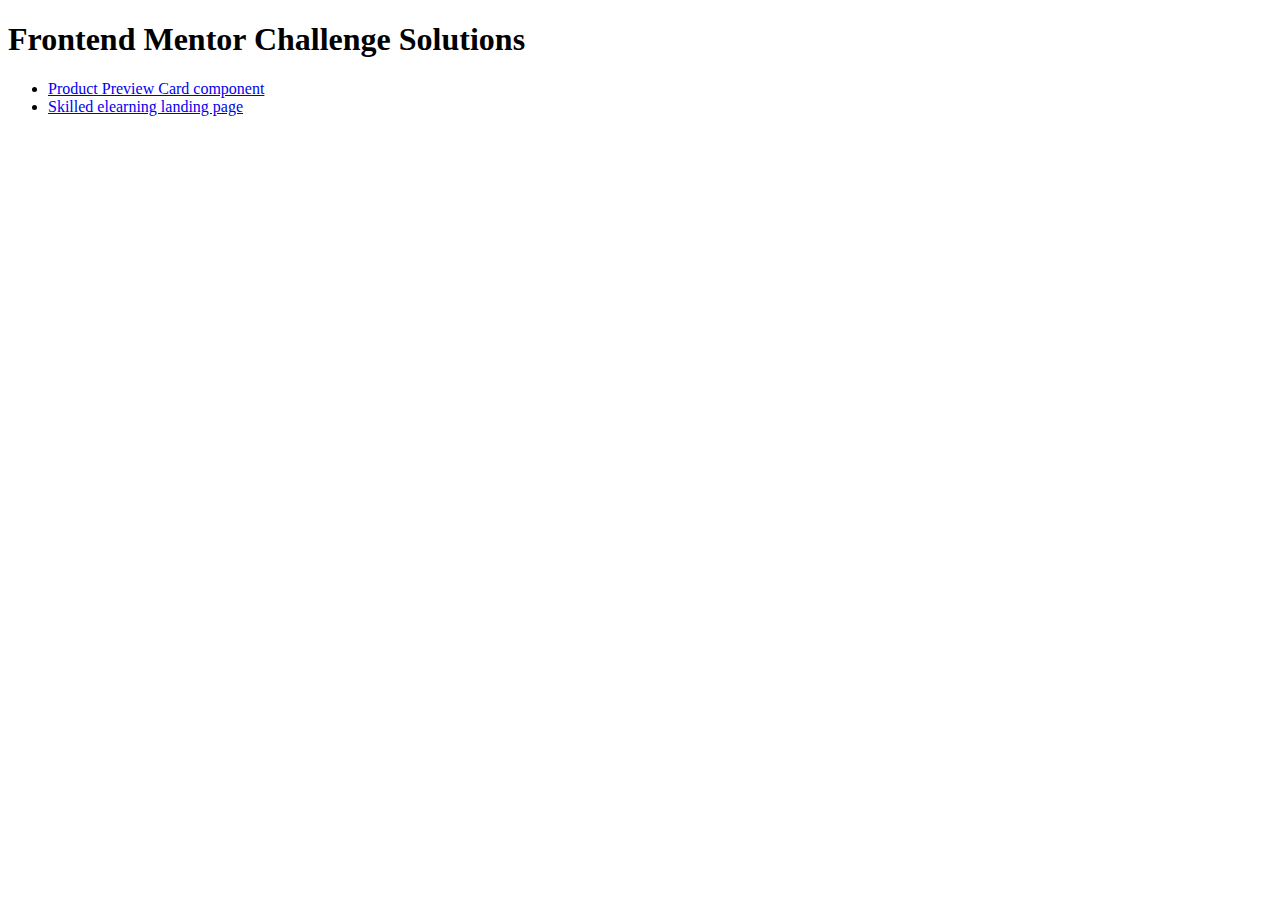
<file: index.html>
<!DOCTYPE html>
<html lang="en">
<head>
    <meta charset="UTF-8">
    <meta http-equiv="X-UA-Compatible" content="IE=edge">
    <meta name="viewport" content="width=device-width, initial-scale=1.0">
    <title>Frontend Mentor Challenge Solutions</title>
</head>
<body>
    <header>
        <h1>Frontend Mentor Challenge Solutions</h1>
    </header>
    <main>
        <div class="container">
            <ul>
                <li><a href="product-preview-card-component/main/index.html" target="_blank">Product Preview Card component</a></li>
                <li><a href="skilled-elearning-landing-page/main/index.html" target="_blank">Skilled elearning landing page</a></li>
            </ul>
        </div>
    </main>
    
</body>
</html>
</file>
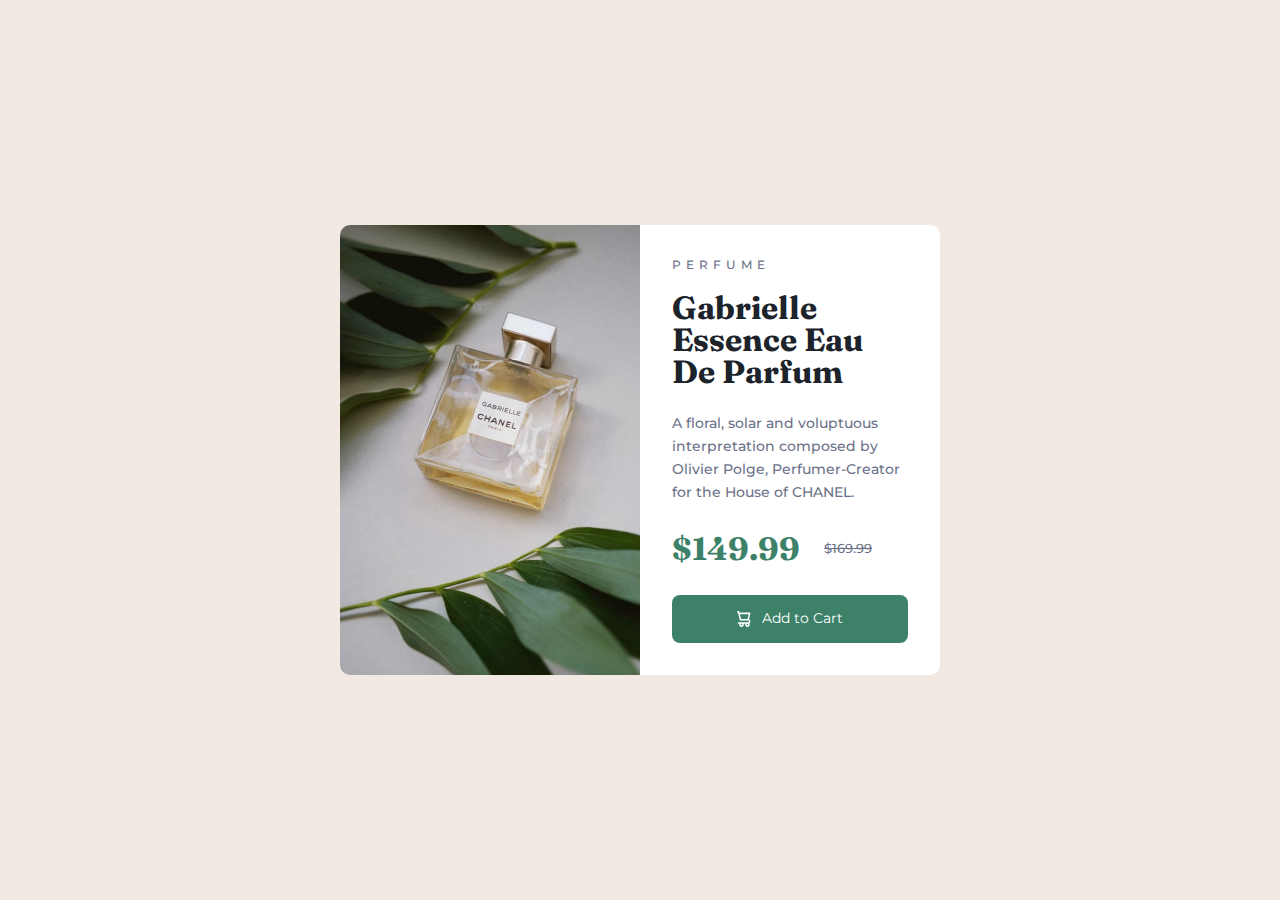
<file: product-preview-card-component/main/index.html>
<!DOCTYPE html>
<html lang="en">

<head>
  <meta charset="UTF-8">
  <meta http-equiv="X-UA-Compatible" content="IE=edge">
  <meta name="viewport" content="width=device-width, initial-scale=1.0">
  <link rel="icon" type="image/png" sizes="32x32" href="./images/favicon-32x32.png">
  <title>Frontend Mentor | Product preview card component</title>
  <!--Google fonts-->
  <link rel="preconnect" href="https://fonts.googleapis.com">
  <link rel="preconnect" href="https://fonts.gstatic.com" crossorigin>
  <link
    href="https://fonts.googleapis.com/css2?family=Fraunces:opsz,wght@9..144,700&family=Montserrat:wght@500;700&display=swap"
    rel="stylesheet">
  <!--User defined sytlesheet-->
  <link rel="stylesheet" type="text/css" href="styles.css">
</head>

<body>
  <main class="card-container">
    <div class="left-col">
      <img src="./images/image-product-desktop.jpg" alt="Product image" class="desktop-img">
      <img src="./images/image-product-mobile.jpg" alt="Product image" class="mobile-img">
    </div>
    <div class="right-col">
      <div class="content">
        <h2 class="heading-text">PERFUME</h2>
        <h1 class="title-text">Gabrielle Essence Eau De Parfum</h1>
        <p class="description">A floral, solar and voluptuous interpretation composed by Olivier Polge,
          Perfumer-Creator for the House of CHANEL.</p>
        <p class="price"><span class="price-left">$149.99</span><span class="price-right">$169.99</span></p>
        <button class="cart-btn"><img src="./images/icon-cart.svg" alt="cart-icon" class="cart-icon">Add to Cart</button>
      </div>
    </div>
  </main>
</body>
</html>
</file>
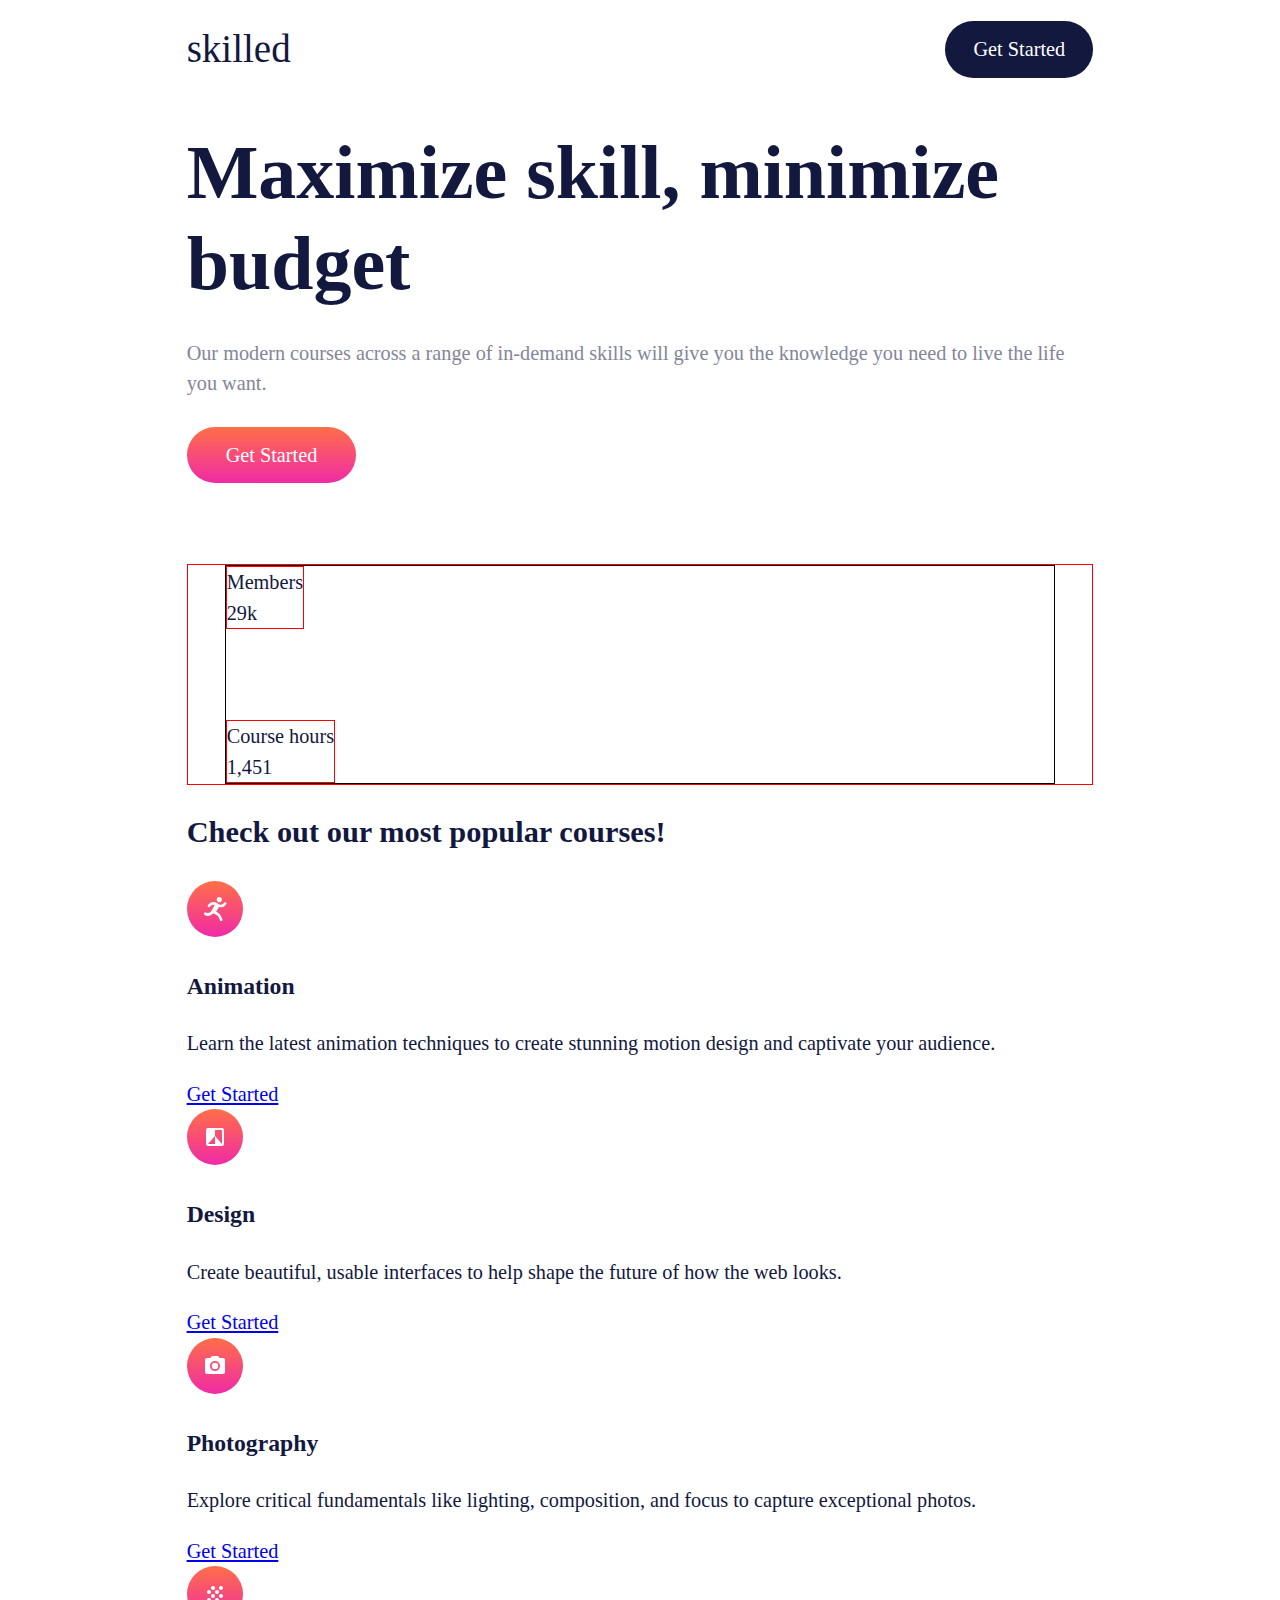
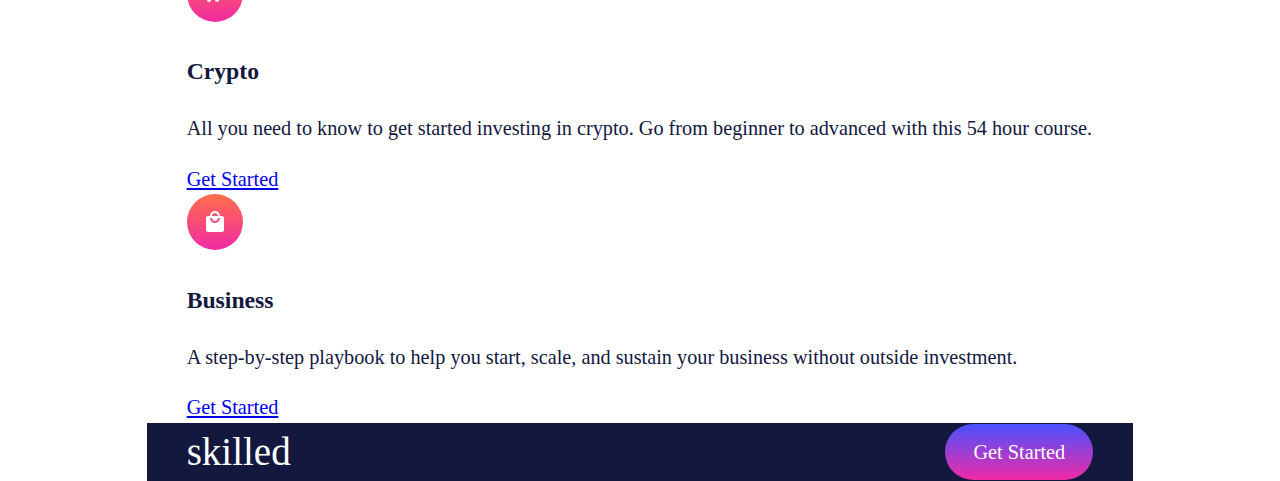
<file: skilled-elearning-landing-page/main/index.html>
<!DOCTYPE html>
<html lang="en">

<head>
  <meta charset="UTF-8">
  <meta name="viewport" content="width=device-width, initial-scale=1.0">
  <link rel="icon" type="image/png" sizes="32x32" href="assets/favicon-32x32.png">
  <title>Frontend Mentor | Skilled e-learning landing page</title>

  <!--Google font-->
  <link rel="preconnect" href="https://fonts.googleapis.com">
  <link rel="preconnect" href="https://fonts.gstatic.com" crossorigin>
  <link href="https://fonts.googleapis.com/css2?family=Plus+Jakarta+Sans:wght@500;700;800&display=swap"
    rel="stylesheet">
  <link rel="stylesheet" type="text/css" href="assets/css/styles.css">
</head>

<body>
  <div class="container">
    <header>
      <div class="wrap">
        <p class="logo-header">skilled</p>
        <a class="btn" href="#">Get Started</a>
      </div>
    </header>
    <main>
      <section class="hero wrap">
        <div class="hero__col left">
          <h1 class="hero__col__title">Maximize skill, minimize budget</h1>
          <p class="hero__col__text">Our modern courses across a range of in-demand skills will give you the knowledge
            you need to live the life
            you want.</p>
          <a class="btn" href="#">Get Started</a>
        </div>
        <div class="hero__col right">
          <div class="right__wrapper">
            <div class="hero__col__member">
              <p>Members</p>
              <p>29k</p>
            </div>
            <div class="hero__col__total-hours">
              <p>Course hours</p>
              <p>1,451</p>
            </div>
          </div>
        </div>
      </section>
      <section class="featured-courses wrap">
        <div class="course section-heading">
          <h2>Check out our most popular courses!</h2>
        </div>
        <div class="course">
          <img src="assets/img/icon-animation.svg" alt="animation icon">
          <div class="course-content">
            <h3>Animation</h3>
            <p>Learn the latest animation techniques to create stunning motion design and captivate your audience.</p>
            <span><a href="#">Get Started</a></span>
          </div>
        </div>
        <div class="course">
          <img src="assets/img/icon-design.svg" alt="animation icon">
          <div class="course-content">
            <h3>Design</h3>
            <p>Create beautiful, usable interfaces to help shape the future of how the web looks.</p>
            <span><a href="#">Get Started</a></span>
          </div>
        </div>
        <div class="course">
          <img src="assets/img/icon-photography.svg" alt="animation icon">
          <div class="course-content">
            <h3>Photography</h3>
            <p>Explore critical fundamentals like lighting, composition, and focus to capture exceptional photos.</p>
            <span><a href="#">Get Started</a></span>
          </div>
        </div>
        <div class="course">
          <img src="assets/img/icon-crypto.svg" alt="animation icon">
          <div class="course-content">
            <h3>Crypto</h3>
            <p>All you need to know to get started investing in crypto. Go from beginner to advanced with this 54 hour
              course.</p>
            <span><a href="#">Get Started</a></span>
          </div>
        </div>
        <div class="course">
          <img src="assets/img/icon-business.svg" alt="animation icon">
          <div class="course-content">
            <h3>Business</h3>
            <p>A step-by-step playbook to help you start, scale, and sustain your business without outside investment.
            </p>
            <span><a href="#">Get Started</a></span>
          </div>
        </div>
      </section>
    </main>
    <footer>
      <div class="wrap">
        <p class="logo-footer">skilled</p>
        <a class="btn" href="#">Get Started</a>
      </div>
    </footer>
  </div>
</body>

</html>
</file>
<file: product-preview-card-component/main/styles.css>
/*used font-family
font-family: 'Fraunces', serif;
font-family: 'Montserrat', sans-serif;
*/

/* Style Reset command*/
*,
*::after,
*::before {
    box-sizing: border-box;
    margin: 0;
    padding: 0;
}

/* Universal Styling */
body {
    background-color: #F2EAE2;
    height: 100vh;
    display: grid;
    place-items: center;

}

/* Hide mobile version of image from the desktop view*/
.mobile-img {
    display: none;
}


/*Card container styling*/
.card-container {
    margin: auto;
    background-color: #FFFFFF;
    max-height: 28.125rem;
    max-width: 37.5rem;
    border-radius: 10px;
    display: flex;
}

/*Spliting the container into 2 equal halves for the desktop layout*/
.left-col,
.right-col {
    flex: 50%;
}

/* Applying overflow to make the image responsive in the left-col container*/
.left-col {
    overflow: hidden;
}

/*Addtional styling for image responsiveness*/
.desktop-img {
    display: block;
    max-width: 100%;
    height: auto;
    border-radius: 10px 0 0 10px;
}

/*Styling the right-col*/
.right-col {
    padding: 2rem;
}

.right-col {
    padding: 2rem;
}
.heading-text {
    font-family: 'Montserrat', sans-serif;
    font-weight: 500;
    font-size: 0.75rem;
    line-height: 125%;
    margin-bottom: 1.25rem;
    letter-spacing: 0.4167em;
    color: #6C7289;
}

.title-text {
    font-family: 'Fraunces', serif;
    font-weight: 700;
    font-size: 2rem;
    line-height: 100%;
    color: #1C232B;
    margin-bottom: 1.5rem;
}

.description {
    font-family: 'Montserrat', sans-serif;
    font-weight: 500;
    font-size: 0.875rem;
    line-height: 164%;
    color: #6C7289;
    margin-bottom: 1.8125rem;
}

.price {
    display: flex;
    align-items: center;
    margin-bottom: 1.875rem;
}


.price-left {
    font-family: 'Fraunces', serif;
    font-weight: 700;
    font-size: 2rem;
    line-height: 100%;
    color: #3D8168;
    margin-right: 1.5rem;
}

.price-right {
    font-family: 'Montserrat', sans-serif;
    font-weight: 500;
    font-size: 13px;
    line-height: 177%;
    text-decoration-line: line-through;
    color: #6C7289;

}

.cart-btn {
    background: #3D8168;
    border-radius: 8px;
    color: #FFFFFF;
    display: flex;
    align-items: center;
    justify-content: center;
    width: 100%;
    height: 3rem;
    border: none;
    font-family: 'Montserrat', sans-serif;
    font-size: 0.875rem;
    line-height: 121.43%;
}

.cart-btn img {
    margin-right: 0.7256rem;
    width: 0.8994rem;
    height: 1rem;
}

/*Adding media query for responsiveness on small screens*/

@media only screen and (max-width: 768px) {
    /*Aliging item to the top of the screen*/
    body {
        align-content: flex-start;
    }

    /* Hide desktop version of image from the mobile view and reveal the mobile version*/
    .desktop-img {
        display: none;
    }

    .mobile-img {
        display: block;
        max-width: 100%;
        height: auto;
        border-radius: 10px 10px 0 0;
    }
/*Restyling the container for smaller screen*/
    .card-container {
        max-height: 41.6875rem;
        max-width: 21.4375rem;
        padding: 1.5rem 1rem;
        flex-direction: column;
        border-radius: 0;
        background-color: #F2EAE2;
    }

    .right-col {
        border-radius: 0 0 10px 10px;
        background-color: #FFFFFF;
        padding: 1.5rem;
    }

    .heading-text {
        margin-bottom: 0.75rem;
    }

    .title-text {
        margin-bottom: 1rem;
    }

    .description {
        margin-bottom: 1.5rem;
    }
}
</file>
<file: skilled-elearning-landing-page/main/assets/css/styles.css>
/*Universal reset*/
:after,
:before {
    box-sizing: border-box;
    background-color: inherit;
    font-family: inherit;
    color: inherit;
    overflow-wrap: break-word;
    margin: 0;
    padding: 0;
    border: 0 solid;
    outline: none;
}

/*modular Scale and root styling*/
:root {
    --bg-primary: #13183F;
    --bg-primary-hover: #666CA3;
    --bg-secondary: #F74780;
    --bg-secondary-hover: #FFA7C3;
    --bg-primary-gradient: linear-gradient(180deg, #FF6F48 0.04%, #F02AA6 100%);
    --bg-primary-gradient-hover: linear-gradient(0deg, rgba(255, 255, 255, 0.5), rgba(255, 255, 255, 0.5)), linear-gradient(180deg, #FF6F48 0%, #F02AA6 100%);
    --bg-secondary-gradient: linear-gradient(180deg, #4851FF 0%, #F02AA6 99.92%);
    --bg-secondary-gradient-hover: linear-gradient(0deg, rgba(255, 255, 255, 0.5), rgba(255, 255, 255, 0.5)), linear-gradient(180deg, #4851FF -54.32%, #F02AA6 100%);
    --bg-tertiary-gradient: linear-gradient(180deg, #FFFFFF 0%, #F0F1FF 100%);
    --bg-feature-gradient: linear-gradient(180deg, #FFFFFF 0%, #F0F1FF 100%);
    --fc-primary: #83869A;
    --fc-secondary: #F74780;
    --fc-tertiary: #FFFFFF;
    --ff-primary: 'Plus Jakarta Sans', sans-serif;
    --bs-primary: box-shadow: 0px 25px 50px rgba(6, 22, 141, 0.0442381);
    --ratio: 1.4;
    --s-5: clamp(0.33rem, 0.39rem + -0.29vw, 0.18rem);
    --s-4: clamp(0.41rem, 0.47rem + -0.31vw, 0.25rem);
    --s-3: clamp(0.51rem, 0.57rem + -0.31vw, 0.35rem);
    --s-2: clamp(0.64rem, 0.69rem + -0.27vw, 0.5rem);
    --s-1: clamp(0.8rem, 0.84rem + -0.18vw, 0.71rem);
    --s0: clamp(1rem, 1rem + 0vw, 1rem);
    --s1: clamp(1.25rem, 1.19rem + 0.32vw, 1.41rem);
    --s2: clamp(1.56rem, 1.39rem + 0.85vw, 2rem);
    --s3: clamp(1.95rem, 1.61rem + 1.7vw, 2.83rem);
    --s4: clamp(2.44rem, 1.83rem + 3.04vw, 4rem);
    --s5: clamp(3.05rem, 2.04rem + 5.07vw, 5.65rem);
    --measure: 65ch;
    --line-height: var(--ratio);
    --line-height-small: calc(0.8*var(--ratio));
    --border-thin: var(--s-5);
    --border-thick: var(--s-2);
    line-height: var(--ratio);
    font-size: calc(.333vw + 1em);
    color: var(--bg-primary);
}


/*Universal styling*/
body {
    margin: 0;
    padding: 0;
}

img {
    max-width: 100%;
}

.container {
    width: 100%;
    min-height: 100vh;
    padding-block: 0;
    margin-inline: auto;
    display: flex;
    flex-direction: column;
    justify-content: center;
    line-height: 1.5;
}

header,
main,
footer {
    flex-basis: content;
}

.wrap {
    width: 92%;
    margin-inline: auto;
    padding: 0;
}


header .wrap, footer .wrap {
    display: flex;
    flex-flow: row wrap;
    justify-content: space-between;
    align-items: center;
}



header .btn,
footer .btn {
    border-radius: var(--s1);
}

.logo-header,
.logo-footer {
    margin: 0;
    font-size: var(--s2);
    line-height: 1.5;
}

.btn {
    font-size: 1rem;
}

.hero .btn {
    display: inline-block;
    background: var(--bg-primary-gradient);
    border-radius: var(--s2);
}

.hero .btn {
    display: inline-block;
    padding: var(--s-2) var(--s2);
    color: var(--fc-tertiary);
    text-decoration: none;
}

.hero .btn:hover {
    background: var(--bg-primary-gradient-hover);
}

header .btn,
footer .btn {
    display: inline-block;
    padding: var(--s-2) var(--s1);
    color: var(--fc-tertiary);
    text-decoration: none;
}

header .btn {
    background: var(--bg-primary);
}

header .btn:hover {
    background: var(--bg-primary-hover);
}

footer {
    padding: 0;
    margin: 0;
    background: var(--bg-primary);
}

.logo-footer {
    color: var(--fc-tertiary);
}

footer .btn {
    background: var(--bg-secondary-gradient);
}

footer .btn:hover {
    background: var(--bg-secondary-gradient-hover);
}

/* Mobile First Design */
header {
    margin-block: var(--s0);
}

.container > header + * {
    margin-top: var(--s1);
}

.hero * {
    margin: 0;
    padding: 0;
}

.hero {
    display: flex;
    flex-direction: column;
    align-items: center;
    row-gap: 4rem;
}

.hero__col.left, .hero__col.right {
    flex-basis: content;
}

.hero__col.left > * + * {
    margin-block-start: var(--s1);
}
.hero__col__title {
    font-size: var(--s4);
    line-height: 1.2em;
}
.hero__col__text {
    font-size: 1rem;
    line-height: 1.5em;
    color: var(--fc-primary);
}



.hero__col.right {
    box-sizing: border-box;
    width: 100%;
    height: auto;
    border: 1px solid red;
}

.hero__col.right .right__wrapper {
    margin-inline: 37px;
    border: 1px solid black;
    display: flex;
    flex-direction: column;
    align-items: flex-start;
}

.hero__col.right .right__wrapper > * + * {
    margin-block-start: 4.5rem;
}

.hero__col__member, .hero__col__total-hours {
    border: 1px solid red;
    display: inline-block;
}












/*Hero Section*/


/*Hero button*/






.tablet-view,
.desktop-view {
    display: none;
}

/* Tablet Design */
@media (min-width: 768px) {
    .container {
        width: 90%;
    }

    .tablet-view {
        display: block;
    }

    .mobile-view,
    .desktop-view {
        display: none;
    }
}

/* Desktop Design */

@media (min-width: 1024px) {
    .container {
        width: 77%;
    }

    .desktop-view {
        display: block;
    }

    .mobile-view,
    .tablet-view {
        display: none;
    }
}
</file>
